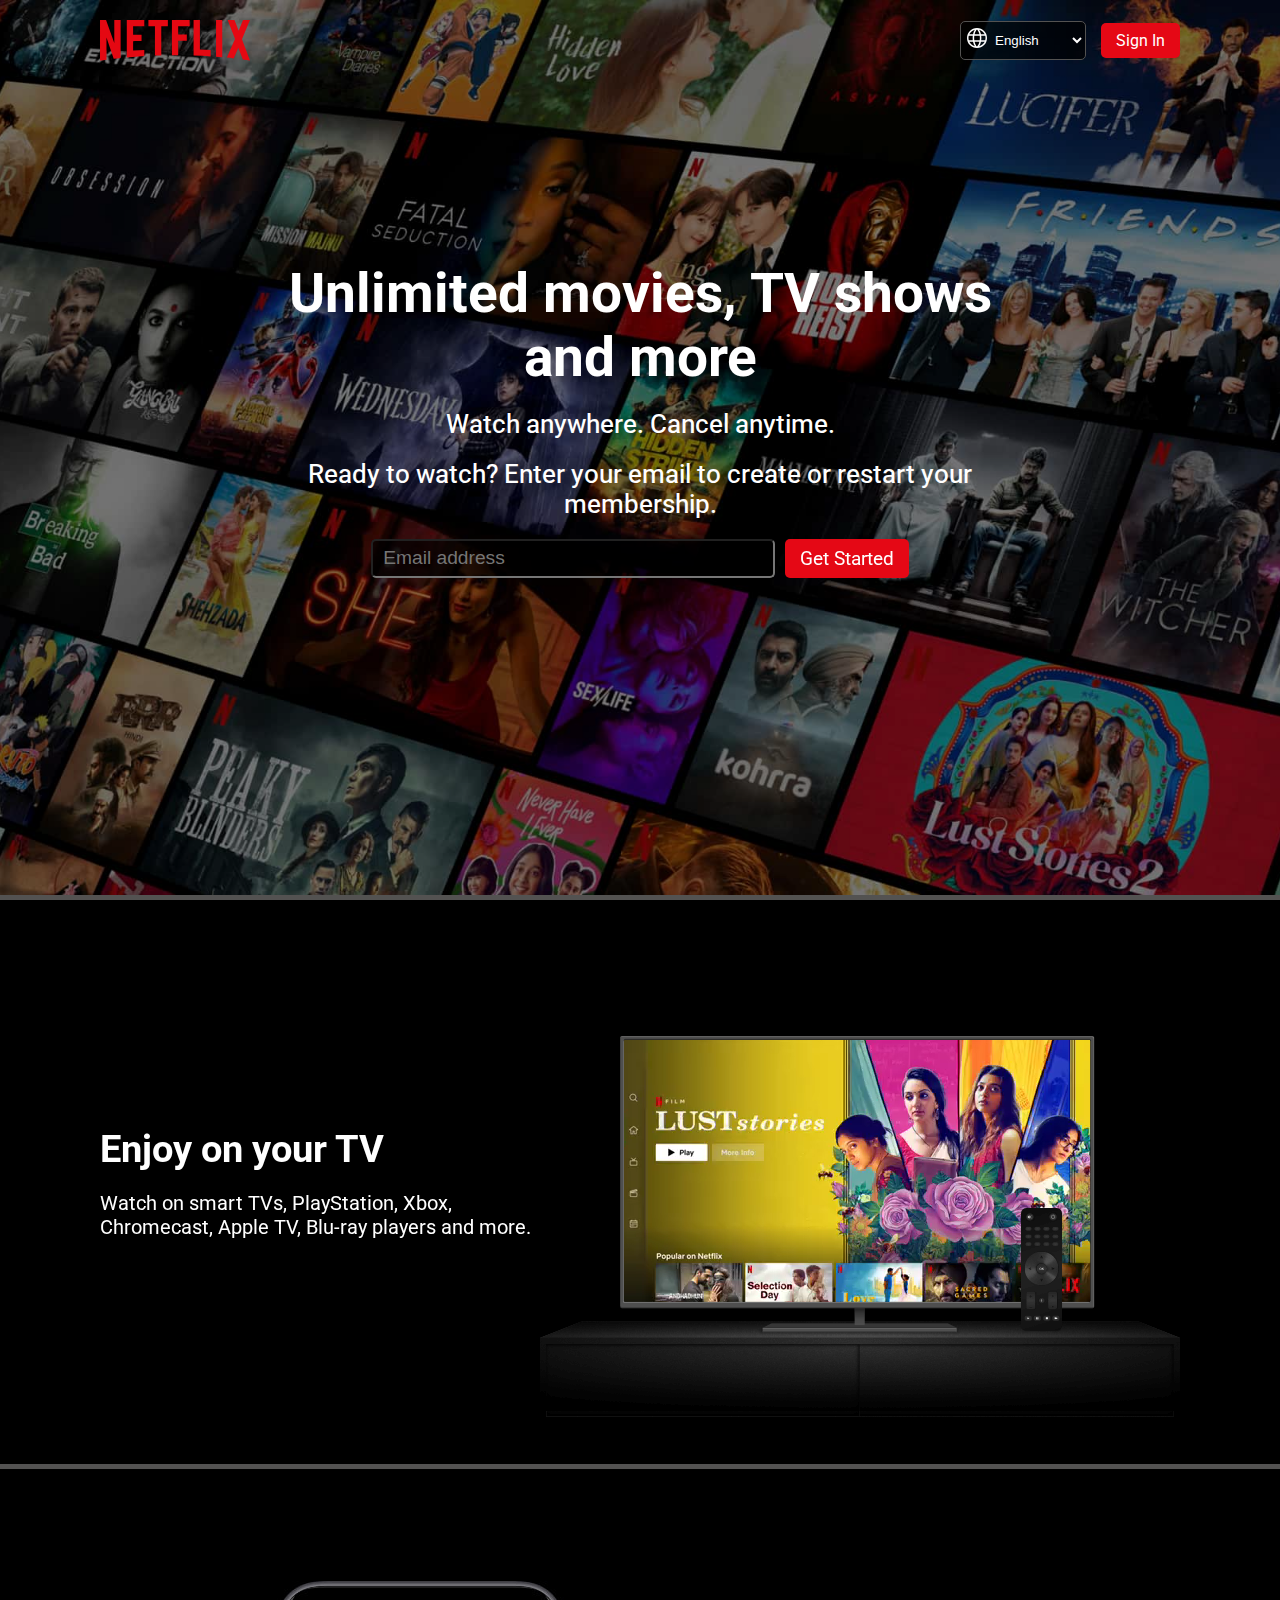
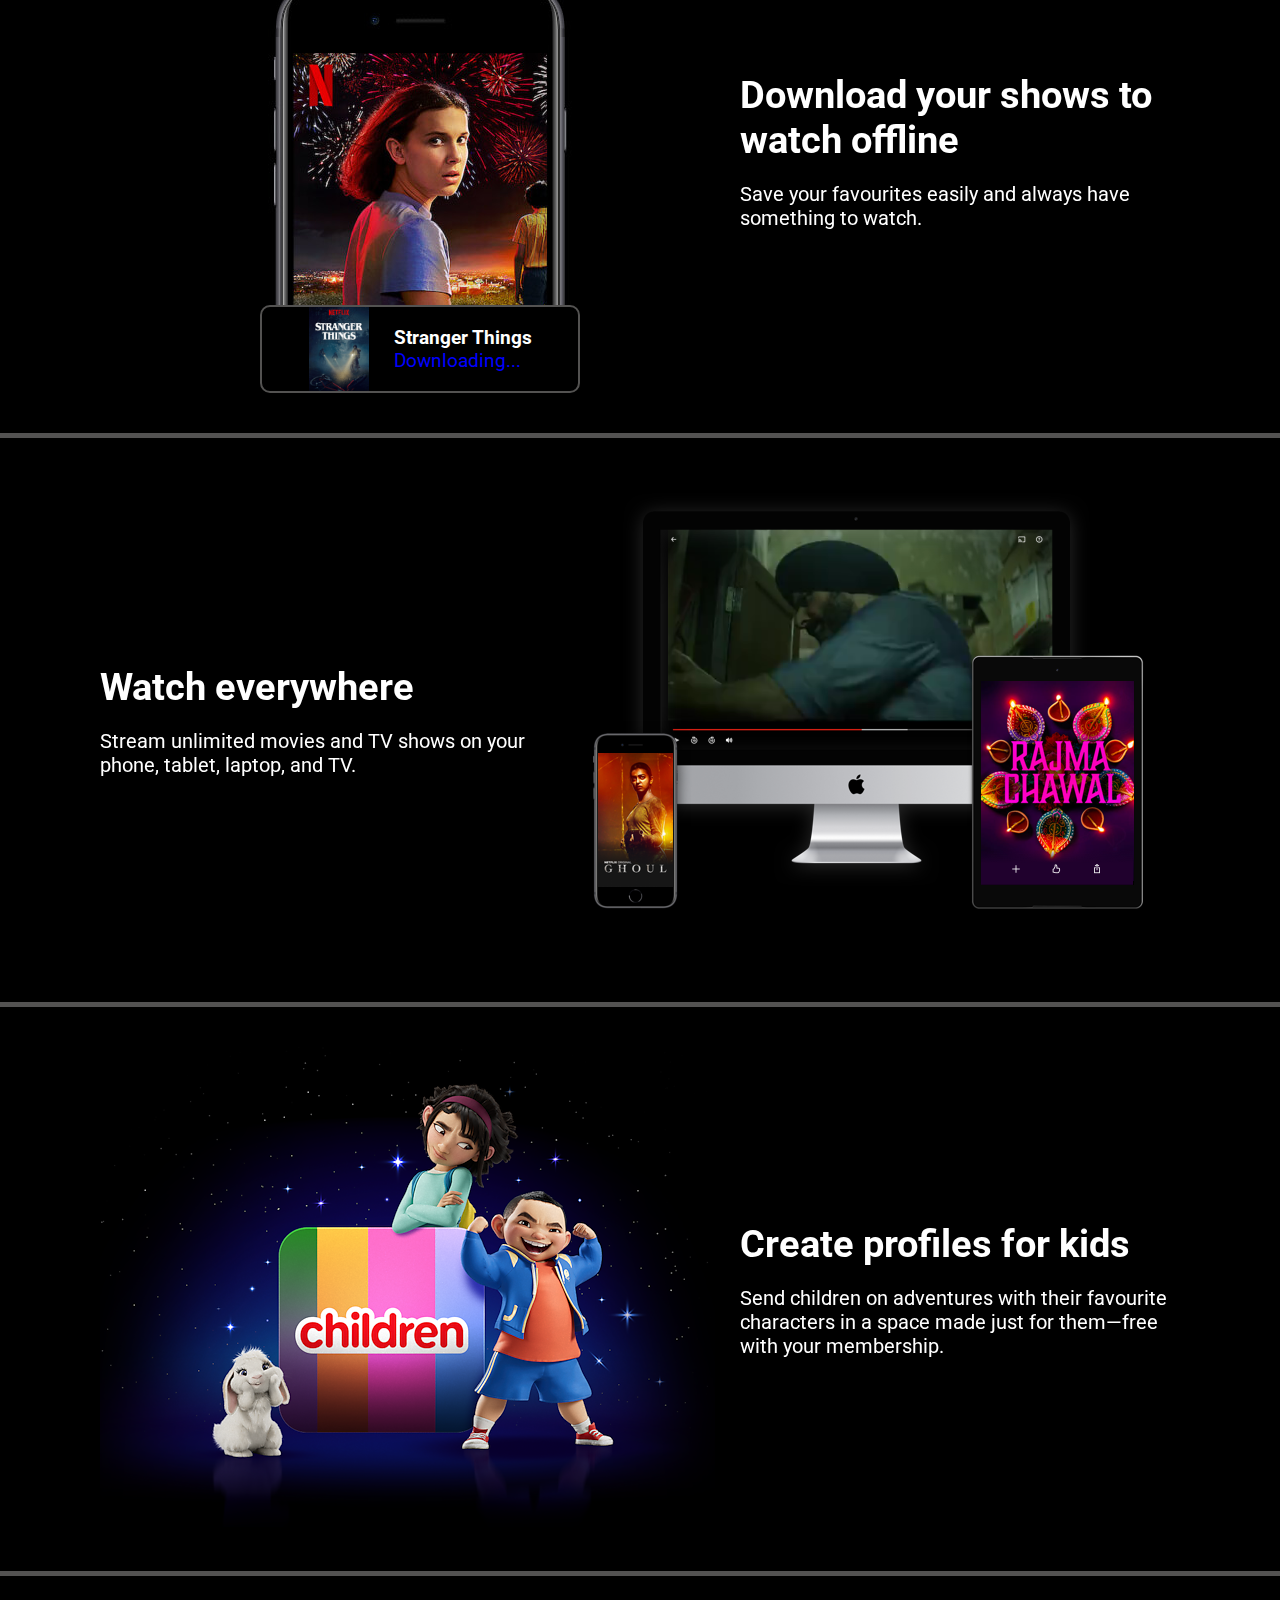
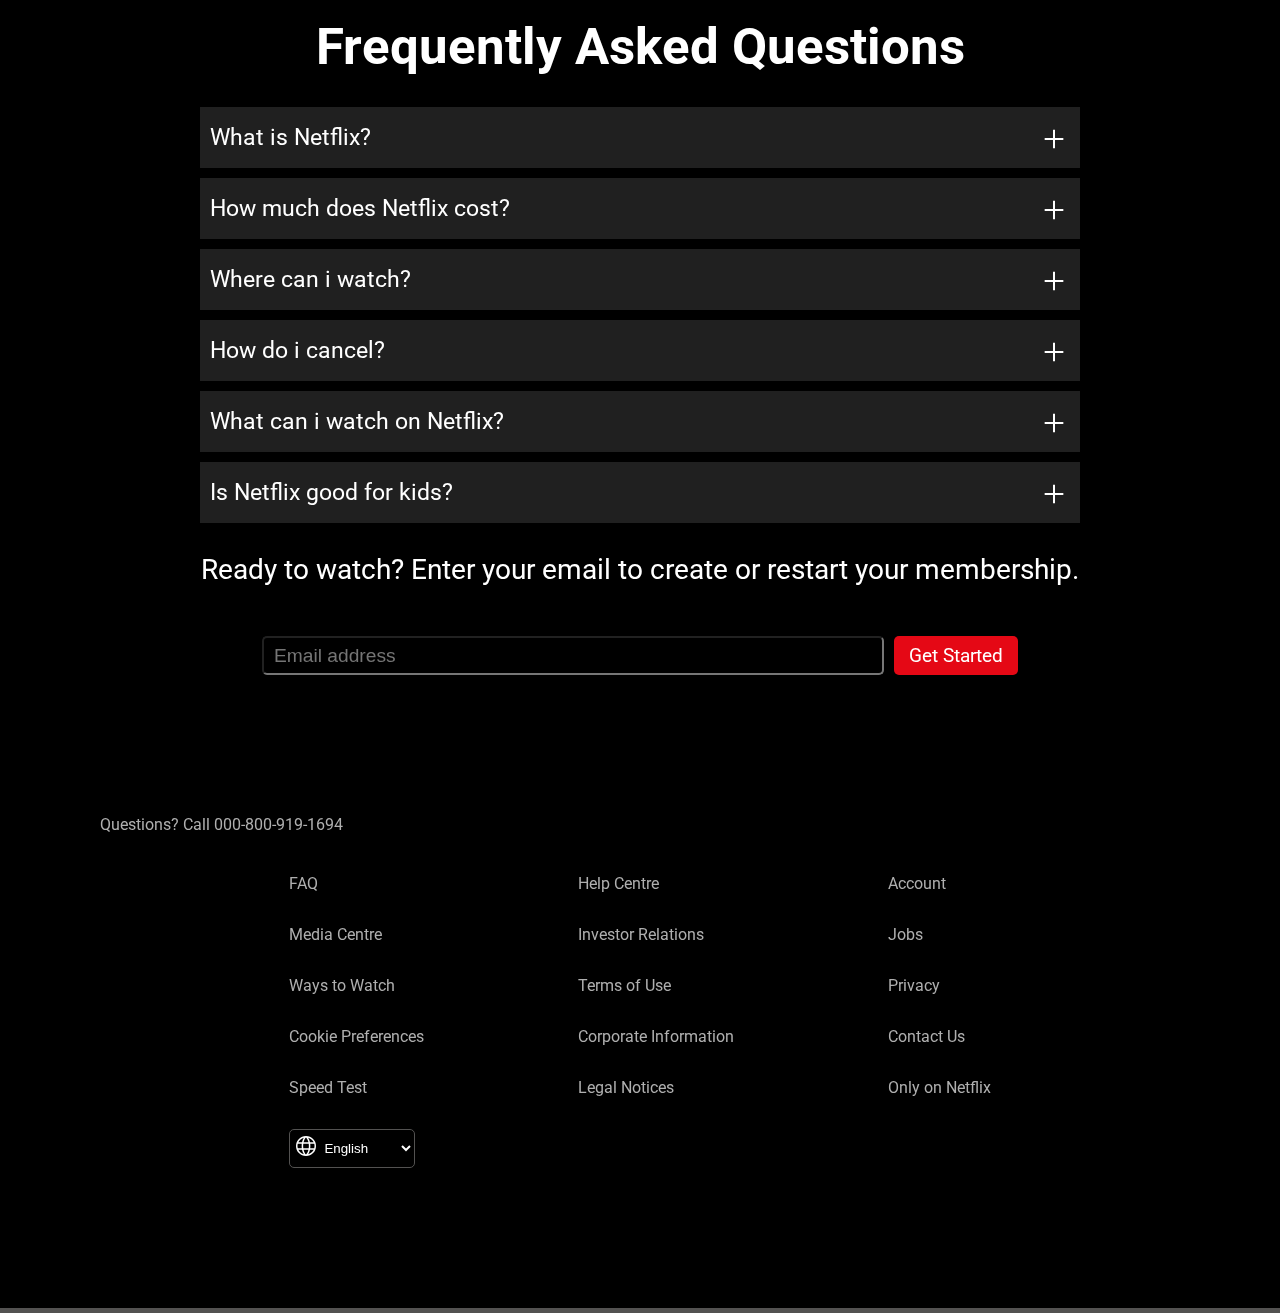
<file: index.html>
<!DOCTYPE html>
<html lang="en">
<head>
  <meta charset="UTF-8">
  <meta http-equiv="X-UA-Compatible" content="IE=edge" />
  <meta name="viewport" content="width=device-width, initial-scale=1.0">
  <title>Netflix</title>
  <link rel="shortcut icon" href="images/favicon.png" type="images/favicon">
  <link rel="stylesheet" href="style.css">
</head>
<body>
    <!-- =============== header section ============================ -->
  <header class="header">
    <div class="container">
      <nav class="navbar">
        <svg width="150" fill="#E50812" viewBox="0 0 111 30" version="1.1" xmlns="http://www.w3.org/2000/svg" xmlns:xlink="http://www.w3.org/1999/xlink" aria-hidden="true" role="img" class="default-ltr-cache-1d568uk eaitdun1"><g><path d="M105.06233,14.2806261 L110.999156,30 C109.249227,29.7497422 107.500234,29.4366857 105.718437,29.1554972 L102.374168,20.4686475 L98.9371075,28.4375293 C97.2499766,28.1563408 95.5928391,28.061674 93.9057081,27.8432843 L99.9372012,14.0931671 L94.4680851,-5.68434189e-14 L99.5313525,-5.68434189e-14 L102.593495,7.87421502 L105.874965,-5.68434189e-14 L110.999156,-5.68434189e-14 L105.06233,14.2806261 Z M90.4686475,-5.68434189e-14 L85.8749649,-5.68434189e-14 L85.8749649,27.2499766 C87.3746368,27.3437061 88.9371075,27.4055675 90.4686475,27.5930265 L90.4686475,-5.68434189e-14 Z M81.9055207,26.93692 C77.7186241,26.6557316 73.5307901,26.4064111 69.250164,26.3117443 L69.250164,-5.68434189e-14 L73.9366389,-5.68434189e-14 L73.9366389,21.8745899 C76.6248008,21.9373887 79.3120255,22.1557784 81.9055207,22.2804387 L81.9055207,26.93692 Z M64.2496954,10.6561065 L64.2496954,15.3435186 L57.8442216,15.3435186 L57.8442216,25.9996251 L53.2186709,25.9996251 L53.2186709,-5.68434189e-14 L66.3436123,-5.68434189e-14 L66.3436123,4.68741213 L57.8442216,4.68741213 L57.8442216,10.6561065 L64.2496954,10.6561065 Z M45.3435186,4.68741213 L45.3435186,26.2498828 C43.7810479,26.2498828 42.1876465,26.2498828 40.6561065,26.3117443 L40.6561065,4.68741213 L35.8121661,4.68741213 L35.8121661,-5.68434189e-14 L50.2183897,-5.68434189e-14 L50.2183897,4.68741213 L45.3435186,4.68741213 Z M30.749836,15.5928391 C28.687787,15.5928391 26.2498828,15.5928391 24.4999531,15.6875059 L24.4999531,22.6562939 C27.2499766,22.4678976 30,22.2495079 32.7809542,22.1557784 L32.7809542,26.6557316 L19.812541,27.6876933 L19.812541,-5.68434189e-14 L32.7809542,-5.68434189e-14 L32.7809542,4.68741213 L24.4999531,4.68741213 L24.4999531,10.9991564 C26.3126816,10.9991564 29.0936358,10.9054269 30.749836,10.9054269 L30.749836,15.5928391 Z M4.78114163,12.9684132 L4.78114163,29.3429562 C3.09401069,29.5313525 1.59340144,29.7497422 0,30 L0,-5.68434189e-14 L4.4690224,-5.68434189e-14 L10.562377,17.0315868 L10.562377,-5.68434189e-14 L15.2497891,-5.68434189e-14 L15.2497891,28.061674 C13.5935889,28.3437998 11.906458,28.4375293 10.1246602,28.6868498 L4.78114163,12.9684132 Z"></path></g></svg>
        <div class="right-half">
          <div class="dropdown-container">
            <span class="language">
                <img src="./images/languages_icon.svg" alt="">
            </span>
            <select class="language-picker">
              <option>English</option>
              <option>हिंदी</option>
            </select>
          </div>
          <a href="sign-in.html" class="btn">Sign In</a>
        </div>
      </nav>
      <div class="content">
        <h1>
          Unlimited movies, TV shows and more</h1>
          <p>Watch anywhere. Cancel anytime.</p>
          <p>Ready to watch? Enter your email to create or restart your membership.</p>
          <div class="email-container">
            <input placeholder="Email address">
            <a href="./sign-up.html" class="btn get-started-btn">Get Started</a>
          </div>
      </div>
    </div>
  </header>


  <!-- ======================= specifications section =========================== -->
  <section class="body-section">
    <div class="left-item"> 
      <h1>Enjoy on your TV</h1>
      <p>Watch on smart TVs, PlayStation, Xbox, Chromecast, Apple TV, Blu-ray players and more.</p>
    </div>

    <div class="right-item">
      <img src="./images/tv.png" alt="">
      <video muted loop autoplay>
        <source src="./videos/video1.m4v">
      </video>
    </div>
  </section>

  <section class="body-section">
    <div class="left-item static-left-item">
      <img src="images/mobile.jpg" alt="">
      <div class="layout">
        <img src="images/mobile2.png" alt="">
        <p><b>Stranger Things </b><span>Downloading...</span></p>
      </div>
    </div>
    <div class="right-item">
      <h1>Download your shows to watch offline</h1>
      <p>Save your favourites easily and always have something to watch.</p>
    </div>
  </section>

  <section class="body-section">
    <div class="left-item">
      <h1>Watch everywhere</h1>
      <p>Stream unlimited movies and TV shows on your phone, tablet, laptop, and TV.</p>
    </div>

    <div class="right-item">
      <img src="images/frame2.png">
      <video muted loop autoplay width="400" style="top: 30px; left: 20%;" class="video2">
        <source src="./videos/video2.m4v">
      </video>
    </div>
  </section>

  <section class="body-section">
    <div class="left-item static-left-item">
      <img src="./images/children.png" alt="">
    </div>
    <div class="right-item">
      <h1>Create profiles for kids</h1>
      <p>Send children on adventures with their favourite characters in a space made just for them—free with your membership.</p>
    </div>
  </section>


  <!-- ======================= faq section ========================== -->
  <section class="faq-container">
    <h1>Frequently Asked Questions</h1>
    <div class="faq">
      <p>What is Netflix?</p>
      <span > <img src="./images/add_icon.svg" alt=""></span>
    </div>

    <div class="faq">
      <p>How much does Netflix cost?</p>
      <span > <img src="./images/add_icon.svg" alt=""></span>
    </div>

    <div class="faq">
      <p>Where can i watch?</p>
      <span > <img src="./images/add_icon.svg" alt=""></span>
    </div>

    <div class="faq">
      <p>How do i cancel?</p>
      <span > <img src="./images/add_icon.svg" alt=""></span>
    </div>

    <div class="faq">
      <p>What can i watch on Netflix?</p>
      <span ><img src="./images/add_icon.svg" alt=""></span>
    </div>

    <div class="faq">
      <p>Is Netflix good for kids?</p>
      <span > <img src="./images/add_icon.svg" alt=""></span>
    </div>

    <p>Ready to watch? Enter your email to create or restart your membership.</p>
    <div class="email-container">
      <input placeholder="Email address">
      <a href="sign-in.html" class="btn get-started-btn">Get Started</a>
    </div>
  </section>

  
  <!-- =========================== footer - section ======================== -->
  <footer class="footer-container">
    <p>Questions? Call 000-800-919-1694</p>
    <div class="links-container">
      <div class="links-item">
        <a href="#">FAQ</a>
        <a href="#">Media Centre</a>
        <a href="#">Ways to Watch</a>
        <a href="#">Cookie Preferences</a>
        <a href="#">Speed Test</a>

        <div class="dropdown-container">
          <span class="language">
            <img src="./images/languages_icon.svg" alt="">
          </span>
          <select class="language-picker">
            <option>English</option>
            <option>हिंदी</option>
          </select>
        </div>
      </div>

      <div class="links-item">
        <a href="#">Help Centre</a>
        <a href="#">Investor Relations</a>
        <a href="#">Terms of Use</a>
        <a href="#">Corporate Information</a>
        <a href="#">Legal Notices</a>
      </div>

      <div class="links-item">
        <a href="#">Account</a>
        <a href="#">Jobs</a>
        <a href="#">Privacy</a>
        <a href="#">Contact Us</a>
        <a href="#">Only on Netflix</a>
      </div>
    </div>
  </footer>
</body>
</html>
</file>
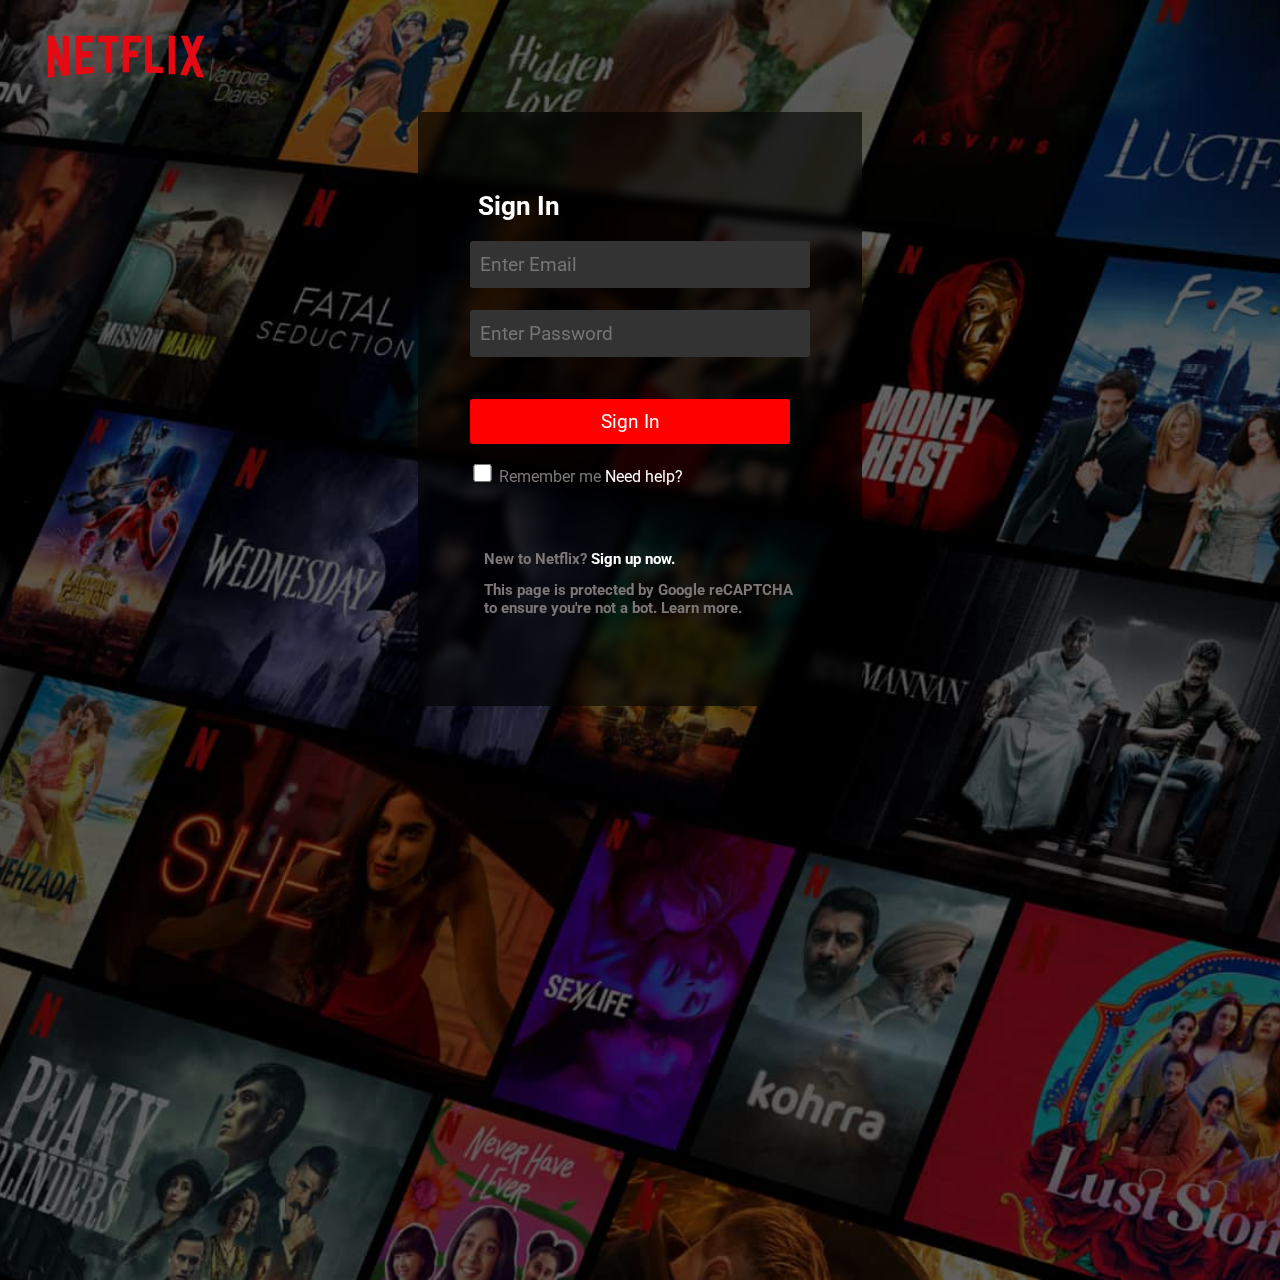
<file: sign-in.html>
<!-- signin page -->

<!DOCTYPE html>
<html lang="en">
<head>
    <meta charset="UTF-8">
    <meta http-equiv="X-UA-Compatible" content="IE=edge">
    <meta name="viewport" content="width=device-width, initial-scale=1.0">
    <title>Netflix</title>
    <link rel="shortcut icon" href="img/icon.png" type="img/icon">
    <link rel="stylesheet" href="sign-in_style.css">
    <style>
        .form-error {
            color: rgb(240, 110, 3);
            width: fit-content;
            margin: 2px auto;
        }
    </style>
</head>
<body>
    <div class="logo">
        <img src="./images/logo.png" alt="">
    </div>

    <div class="container">
        <h1>Sign In</h1>
        <form action="netflix-animation.html" id="signInForm" name="myform" onsubmit="validateSignInForm()" method="post">
            <input type="email" placeholder="Enter Email" id="email" required name="femail" />
            <div class="form-error"></div>

            <input type="password" placeholder="Enter Password" id="password" required name="fpass" />
            <div class="form-error"></div>

            <input type="submit" value="Sign In" />
            <input type="checkbox" />
            <label>Remember me</label>
            <a href="https://www.netflix.com/LoginHelp">Need help?</a>
        </form>
        <div class="content">
            <h2>New to Netflix? <a href="sign-up.html">Sign up now.</a></h2>
            <br />
            <h2>
                This page is protected by Google reCAPTCHA to ensure you're not a bot.
                Learn more.
            </h2>
        </div>
    </div>

  
</body>
<script> 
function seterror(id, error) {
    const element = document.getElementById(id);
    const errorElement = element.nextElementSibling; 
    errorElement.innerHTML = error;
}

function validateSignInForm() {
    const signInForm = document.getElementById('signInForm');
    signInForm.addEventListener('submit', function (event) {
        event.preventDefault();
        const email = document.getElementById('email').value;
        const password = document.getElementById('password').value;

        var returnval = true;
        if (!isValidEmail(email)) {
            seterror('email', '*Invalid email format');
            returnval = false;
        }

        if (!isValidPassword(password)) {
            seterror('password', '*Password must be at least 6 characters long');
            returnval = false;
        }

        if (returnval) {
            console.log('Sign-in success!');
            resetForm();
        }
    });
}

function isValidEmail(email) {
    const emailPattern = /^[a-zA-Z0-9._%+-]+@gmail\.com$/;
    return emailPattern.test(email);
}

function isValidPassword(password) {
    return password.length >= 6;
}

function resetForm() {
    document.getElementById('email').value = '';
    document.getElementById('password').value = '';
    const errorMessages = document.getElementsByClassName('form-error');
    for (let i = 0; i < errorMessages.length; i++) {
        errorMessages[i].innerHTML = '';
    }

    window.location.href = 'netflix-animation.html';
}

validateSignInForm();


</script>
</html>
</file>
<file: style.css>
@import url('https://fonts.googleapis.com/css2?family=Roboto:ital,wght@0,100;0,400;0,500;0,700;0,900;1,300;1,400&display=swap');
*{
  margin: 0;
  padding: 0;
  box-sizing: border-box;
}

body{
    width: 100%;
    height: 100%;
  color: white;
  font-family: "Roboto", sans-serif;
  background-color: black;
}

.header, .body-section, .footer-container{
  border-bottom: 5px solid #535251;
}

/* =================== header-section ================== */
.header{
  height: 100vh;
  background-image: url(./images/header-image-1.jpg);
  background-size: cover;
  background-repeat: no-repeat;
  background-position: center;
}
.container{
  height: 100%;
  background-color: rgba(0, 0, 0, 0.4);
}
.dropdown-container{
 position: relative;
}
.dropdown-container, a{
  text-decoration: none;
 }
.btn{
  background-color: #E50815;
  padding: 8px 15PX;
  border: none;
  color: white;
  border-radius: 5px;
}
.language-picker{
  padding: 10px 30px;
  background-color: rgba(0, 0, 0, 0.7);
  color: white;
  border: 1px solid #535251;
  border-radius: 5px;
}
.language{
  left: 5px;
}
.language, .drop-down{
  position: absolute;
  top: 5px
}
.drop-down{
  right: -3px;
  top: 6px;
}
.navbar{
  margin: 0 100px;
  padding-top: 20px;
  display: flex;
  justify-content: space-between; 
}
.right-half{
  display: flex;
  gap: 15px;
  align-items: center;
}
.content{
  margin: 20vh auto;
  width: 60%;
  text-align: center;
  display: flex;
  flex-direction: column;
  align-items: center;
}
.content h1 , .content p{
  margin-top: 20px;
}
.content h1{
  font-size: 4.3vw;
  font-weight: bold;
}
.content p{
  font-size: 2vw;
  font-weight: 450;
}
.email-container{
  display: flex;
  gap: 10px;
  width: 70%;
  margin-top: 20px;
}
.email-container > input{
  flex-grow: 1;
  background-color: rgba(0, 0, 0, 0.7);
  padding: 0 10px;
  color: #fff;
  font-size: 1.5vw;
  border-radius: 5px;
}
.get-started-btn{
  font-size: 1.5vw;
}

/* ============ features section =================== */
.body-section{
  display: flex;
  align-items: center;
  padding: 40px 100px;
}
.left-item h1, .right-item h1{
  font-size: 3vw;
  margin-bottom: 20px;
}
.left-item p, .right-item p{
  font-size: 1.6vw;
}
.right-item{
  position: relative;
}
.right-item > video {
  position: absolute;
  left: 80px;
  top: 20%;
  z-index: -1;
}

.layout{
  border: 2px solid #535251;
  border-radius: 10px;
  background-color: black;
  position: absolute;
  bottom: 0;
  left: 25%;
  width: 50%;
  display: flex;
  justify-content: center;
  align-items: center;
  gap: 25px;
}
.layout p{
  font-size: 1.5vw;
  display: flex;
  flex-direction: column;
}
.layout span{
  color: blue;
}
.layout img{
  width: 60px;
}

.static-left-item{
  position: relative;
}

/* ================= faq section ============================= */
.faq-container{
  padding: 40px 100px;
  display: flex;
  flex-direction: column;
  align-items: center;
  gap: 10px;
}
.faq-container > h1{
  font-size: 4vw;
  margin-bottom: 20px;
  text-align: center;
}
.faq{
  display: flex;
  align-items: center;
  justify-content: space-between;
  align-self: stretch;
  padding: 0px 10px;
  background-color: #202020;
  transition-duration: 0.5s;
  margin-right: 100px;
  margin-left: 100px;
}
.faq > p{
  font-size: 1.8vw;
}
.faq > span{
  font-size: 4vw;
}
.faq:hover{
  background-color: #696060;
}
.faq-container > p{
  font-size: 2.2vw;
  margin: 20px 0;
}

.drop2{
  right: 14px;
}


/* ==================== footer section ================= */
.footer-container{
  padding: 100px;
  color: #AFAFAF;
}
.footer-container, .footer-container a{
  color: #AFAFAF;
}
.links-container{
  display: flex;
  gap: 12vw;
  justify-content: flex-start;
  padding: 40px 0;
  width: fit-content;
  margin: 0 auto;
}
.links-item{
  display: flex;
  flex-direction: column;
  gap: 2.5vw;
}


/* ================================= media-queries ====================== */
@media (min-width: 769px) and (max-width: 1024px) {
  .body-section{
    flex-direction: column;
    text-align: center;
  }

  .content, .right-item {
    width: 100%;
    margin-bottom: 30px;
  }

  .right-item p, .left-item p {
    font-size: 18px;
  }

  .left-item h1, .right-item h1 {
    font-size: 28px;
  }

  .navbar {
    margin: 0 30px;
  }

  .container {
    padding: 0 30px;
  }

  .content h1 {
    font-size: 34px;
  }

  .content p {
    font-size: 15px;
  }

  .email-container{
    width: 80%;
  }

  .get-started-btn{
    font-size: 15px;
  }
  
  .footer-container{
    padding: 40px;
    }

    .faq-container > h1{
      font-size: 35px;
    }

    .faq{
      width: 100%;
      margin-left: 20px;
      padding: 5px;
    }
    .faq > p{
      font-size: 20px;
    }

    .faq > span{
      font-size: 25px;
    }
    .links-container{
      gap: 12vw;
      width: fit-content;
      margin: 0 auto;
    }
}

@media (max-width: 768px) {
  .body-section{
    flex-direction: column;
    text-align: center;
  }

  svg{
    width: 95px;
  }

  .content, .right-item {
    width: 90%;
    margin-bottom: 30px;
  }

  .right-item p, .left-item p {
    font-size: 18px;
  }

  .left-item h1, .right-item h1 {
    font-size: 28px;
  }

  .right-item > img{
    width: 460px;
    margin-left: -85px;
  }

  .right-item > video{
    width: 301px;
    margin-left: -65px;
  }

  .navbar {
    margin: 0 30px;
  }

  .container {
    padding: 0 30px;
  }

  .content h1 {
    font-size: 7vw;
  }

  .content p {
    font-size: 3.5vw;
  }

  .email-container{
    width: 90%;
  }

  .email-container input{
    font-size: 3vw;
  }
  .get-started-btn{
    font-size: 3vw;
    width: fit-content;
  }
  /*==================== faq - section =================== */
    .faq-container > h1{
      font-size: 6vw;
    }

    .faq{
      width: 100%;
      margin-left: 20px;
    }

    .faq > p{
      font-size: 3vw;
    }
    .faq > span{
      font-size: 1.8vw;
    }
    .faq-container > p{
      font-size: 25px;
      margin-left: 15px;
    }
    /*=============== footer section ============= */
    .footer-container{
        padding: 40px;
        }

    .links-container{
      gap: 4vw;
      width: fit-content;
      margin: 0 auto;
    }
}
</file>
<file: sign-in_style.css>
@import url('https://fonts.googleapis.com/css2?family=Roboto:ital,wght@0,100;0,400;0,500;0,700;0,900;1,300;1,400&display=swap');
*{
    margin: 0;
    padding: 0;
    font-family: "Roboto" ,sans-serif;
  }
  
  body{
    background: rgba(0, 0, 0, 0.5) url('./images/header-image-1.jpg');
    background-blend-mode: darken;

    background-size: cover;
    background-position: center;
    height: 100vw;
  }
  
  .logo img{
    width: 15vw;
    margin-left: 30px;
  }
  
  .container{
    margin: 0px auto 50px;
    backdrop-filter: blur(5px);
    width: 440px;
    height: 590px;
    padding: 2px;
    background-color: rgba(0, 0, 0, 0.623);
  }
  
  .container h1{
    color: #fff;
    margin-top: 6vw;
    margin-left: 4.5vw;
    font-size: 2vw;
  }
  
  input{
    margin-left: 50px;
    margin-top: 20px;
    width: 320px;
    height: 47px;
    padding: 0px 10px;
    background-color: #333;
    border-radius: 3px;
    color: #fff;
    border: none;
    outline: 0;
    font-weight: 400;
    font-size: 1.5vw;
  }
  
  input::placeholder{
    font-size: 1.5vw;
  }
  
  input[type=submit]{
    width: 320px;
    height: 45px;
    background-color: red;
    color: #fff;
    border-radius: 3px;
    cursor: pointer;
    margin-top: 40px;
  }
  
  input[type=checkbox]{
    width: 25px;
    height: 18px;
    border-radius: 5px;
  }
  
  label{
    color: rgb(125, 119, 119);
  }
  
  .form a{
    float: right;
    margin-top: 24px;
    margin-right: 64px;
    color: rgb(125, 119, 119);
    text-decoration: none;
  }
  
  .content{
    margin: 5vw;
    font-size: 0.8vw;
  }
  
  .content h2{
    color: rgb(125, 119, 119);
  }
  
  .sup{
    margin-top: -50px;
  }
  
  .container a{
    color: #fff;
    text-decoration: none;
  }
  
  @media (max-width: 768px) {
    .container {
      position: relative;
      width: 90%;
      height: 590px;
      max-width: 440px;
      margin-left: 20%;
    }
  
    .container h1 {
      font-size: 24px;
      margin-top: 40px;
      padding: 20px;
    }
  
    input {
      width: 70%;
      font-size: 2.5vw;
    }
    input::placeholder{
      font-size: 2.5vw;
    }
  
    input[type=submit] {
      width: 75%;
      font-size: 2.5vw;
    }
    .form a {
      margin-right: 50px;
    }
    .content {
      font-size: 10px;
      margin-left: 20px;
      text-align: center;
    }
  }
  
  @media (max-width: 640px) {
    .container {
      width: 90%;
      height: fit-content;
      max-width: 60vh;
      margin: 10px auto;
      padding: 5px;
    }
  }
</file>
